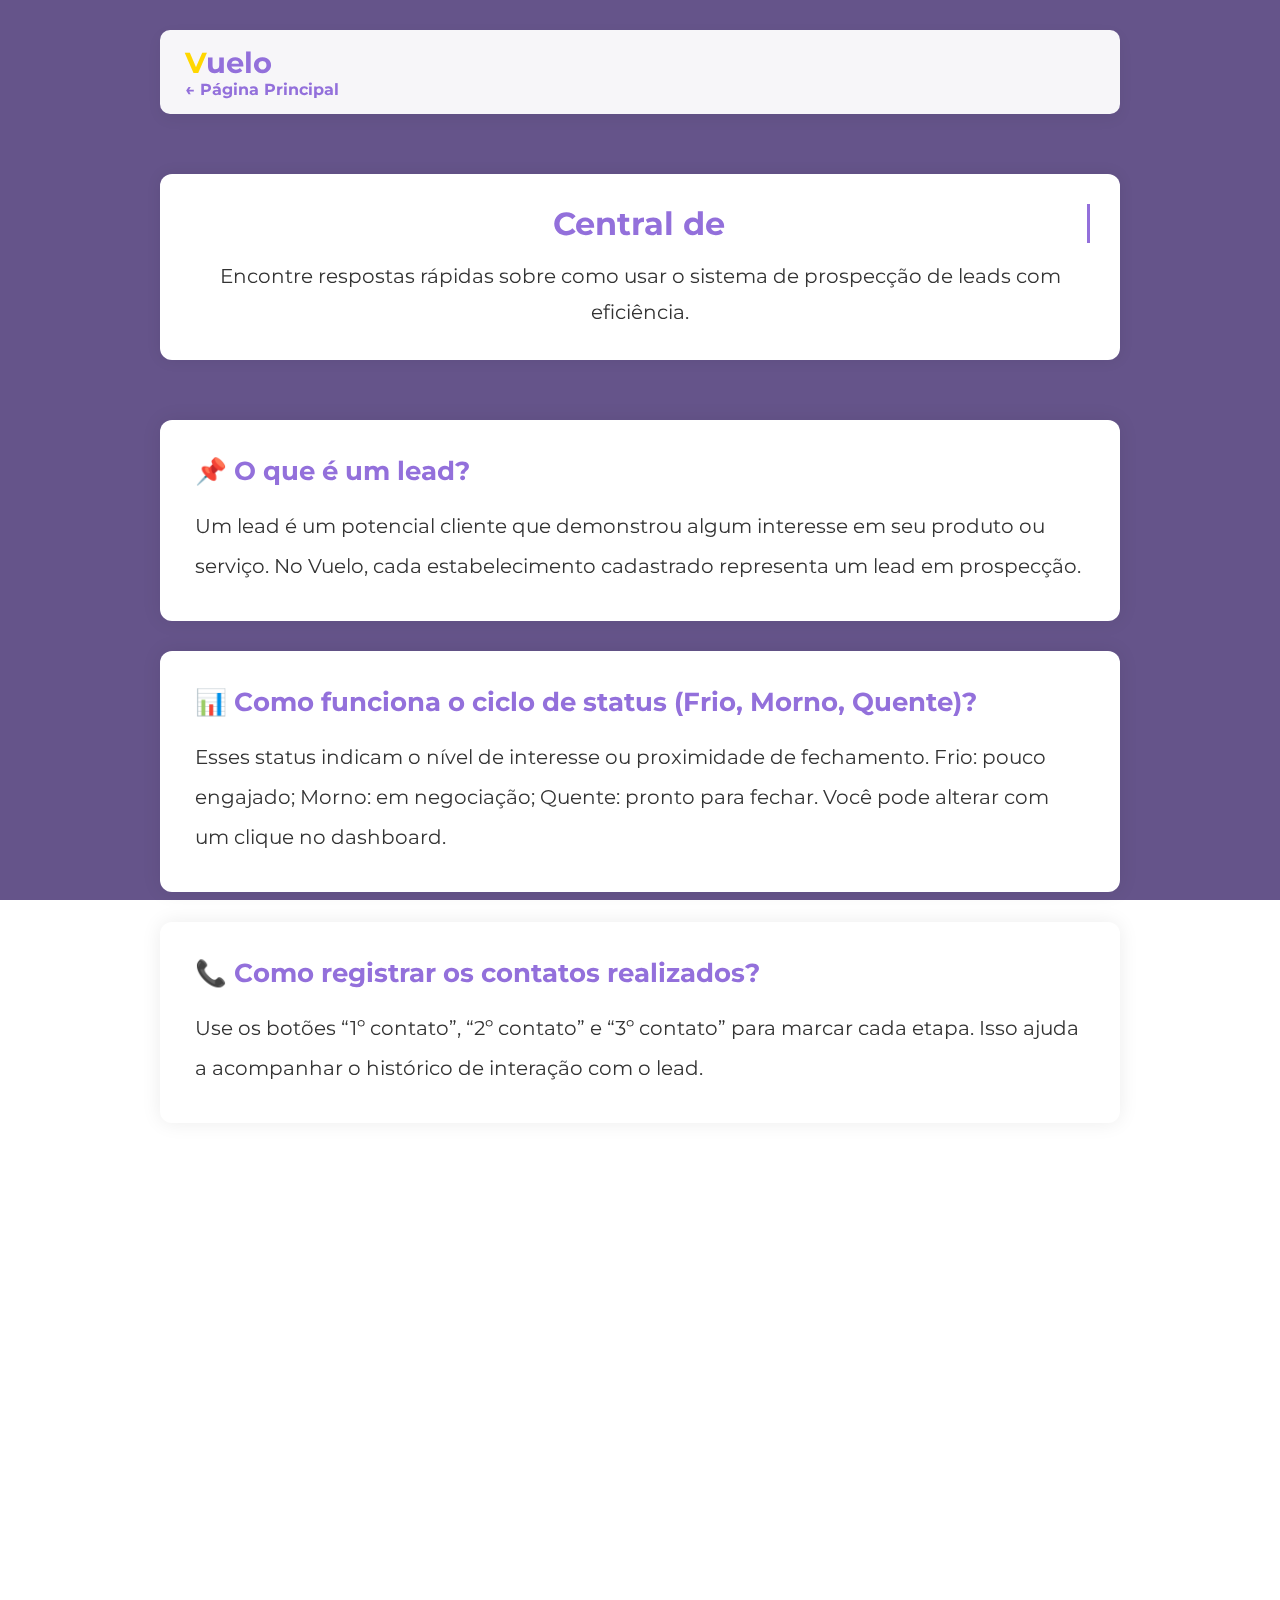
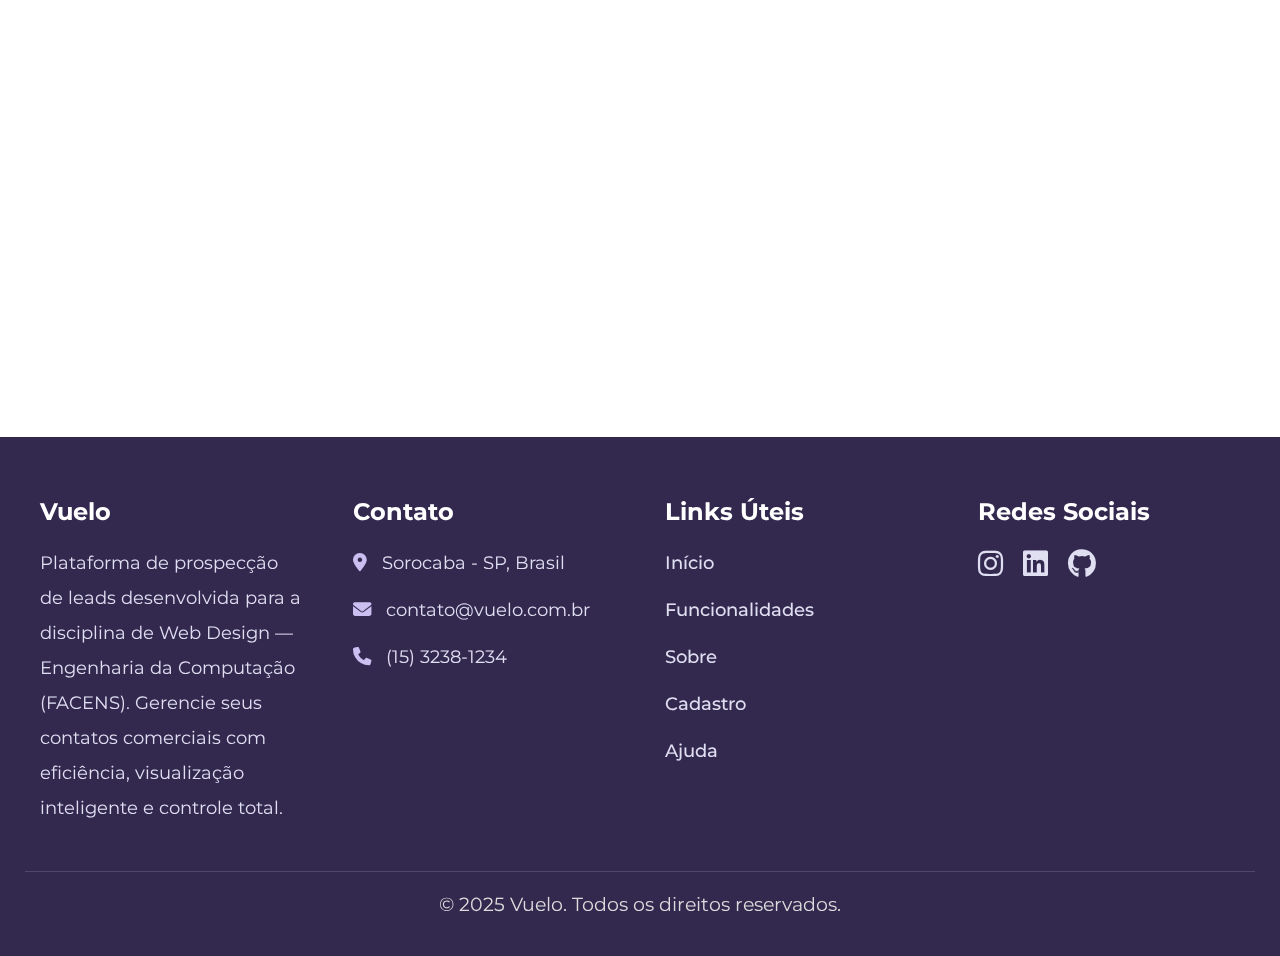
<file: ajuda/ajuda.html>
<!DOCTYPE html>
<html lang="pt-BR">
<head>
  <meta charset="UTF-8" />
  <meta name="viewport" content="width=device-width, initial-scale=1.0">
  <title>Central de Ajuda | Vuelo</title>
  <link rel="stylesheet" href="ajuda.css" />
  <script defer src="ajuda.js"></script>
  <link rel="stylesheet" href="https://cdnjs.cloudflare.com/ajax/libs/font-awesome/6.4.0/css/all.min.css">
</head>
<body>
  <div class="container">
    
    <!-- =======================
         Header (igual ao cadastro)
    ======================== -->
    <header>
      <div class="logo-menu">
        <div class="logo-vuelo">
          <span class="v-amarelo">V</span><span class="resto-roxo">uelo</span>
        </div>
        <nav class="menu-links">
          <a href="../index.html" class="active">← Página Principal</a>
        </nav>
      </div>
    </header>

    <!-- =======================
         Introdução
    ======================== -->
    <section class="intro">
      <h1 id="titulo-digitado" class="typewriter">Central de Ajuda Vuelo</h1>
      <p>Encontre respostas rápidas sobre como usar o sistema de prospecção de leads com eficiência.</p>
    </section>

    <!-- =======================
         FAQ
    ======================== -->
    <section class="faq">
      <div class="faq-item">
        <h3>📌 O que é um lead?</h3>
        <p>Um lead é um potencial cliente que demonstrou algum interesse em seu produto ou serviço. No Vuelo, cada estabelecimento cadastrado representa um lead em prospecção.</p>
      </div>

      <div class="faq-item">
        <h3>📊 Como funciona o ciclo de status (Frio, Morno, Quente)?</h3>
        <p>Esses status indicam o nível de interesse ou proximidade de fechamento. Frio: pouco engajado; Morno: em negociação; Quente: pronto para fechar. Você pode alterar com um clique no dashboard.</p>
      </div>

      <div class="faq-item">
        <h3>📞 Como registrar os contatos realizados?</h3>
        <p>Use os botões “1º contato”, “2º contato” e “3º contato” para marcar cada etapa. Isso ajuda a acompanhar o histórico de interação com o lead.</p>
      </div>

      <div class="faq-item">
        <h3>🔍 Como usar os filtros e busca?</h3>
        <p>Na lista de leads, você pode filtrar por tipo, bairro, status ou etapa. A busca permite encontrar rapidamente por nome, endereço ou tipo de estabelecimento.</p>
      </div>

      <div class="faq-item">
        <h3>💾 Os dados são salvos automaticamente?</h3>
        <p>Sim! Toda alteração é salva no <strong>localStorage</strong> do navegador. Mesmo se você fechar a página, os dados continuam disponíveis na próxima visita.</p>
      </div>

      <div class="faq-item">
        <h3>📤 Posso exportar os leads?</h3>
        <p>Atualmente, o Vuelo não possui exportação direta. Mas você pode copiar os dados manualmente ou aguardar futuras atualizações com integração externa.</p>
      </div>

      <div class="faq-item">
        <h3>📚 Onde posso aprender mais sobre prospecção?</h3>
        <p>Recomendamos o <a href="https://www.exactsales.com.br/prospeccao-de-leads/" target="_blank">Guia da Exact Sales</a> e o <a href="https://datastone.com.br/blog/2025/10/11/software-prospeccao-b2b-genere-leads-qualificados/" target="_blank">Blog da Data Stone</a>.</p>
      </div>
    </section>
  </div>

  <!-- =======================
       Footer (idêntico ao cadastro)
  ======================== -->
  <footer class="footer-vuelo">
    <div class="footer-content">
      <div class="footer-section institucional">
        <h3>Vuelo</h3>
        <p>Plataforma de prospecção de leads desenvolvida para a disciplina de Web Design — Engenharia da Computação (FACENS). Gerencie seus contatos comerciais com eficiência, visualização inteligente e controle total.</p>
      </div>

      <div class="footer-section contato">
        <h4>Contato</h4>
        <ul>
          <li><i class="fas fa-map-marker-alt"></i> Sorocaba - SP, Brasil</li>
          <li><i class="fas fa-envelope"></i> contato@vuelo.com.br</li>
          <li><i class="fas fa-phone"></i> (15) 3238-1234</li>
        </ul>
      </div>

      <div class="footer-section links">
        <h4>Links Úteis</h4>
        <ul>
          <li><a href="../index.html">Início</a></li>
          <li><a href="../func/funcionalidades.html">Funcionalidades</a></li>
          <li><a href="../sobre/sobre.html">Sobre</a></li>
          <li><a href="../cadastro/cadastro.html">Cadastro</a></li>
          <li><a href="../ajuda/ajuda.html">Ajuda</a></li>
        </ul>
      </div>

      <div class="footer-section redes">
        <h4>Redes Sociais</h4>
        <div class="social-icons">
          <a href="#"><i class="fab fa-instagram"></i></a>
          <a href="#"><i class="fab fa-linkedin"></i></a>
          <a href="#"><i class="fab fa-github"></i></a>
        </div>
      </div>
    </div>

    <div class="footer-bottom">
      <p>© 2025 Vuelo. Todos os direitos reservados.</p>
    </div>
  </footer>

  <!-- Botão Voltar ao Topo -->
  <button class="voltar-topo" id="voltarTopo">↑ Topo</button>
</body>
</html>
</file>
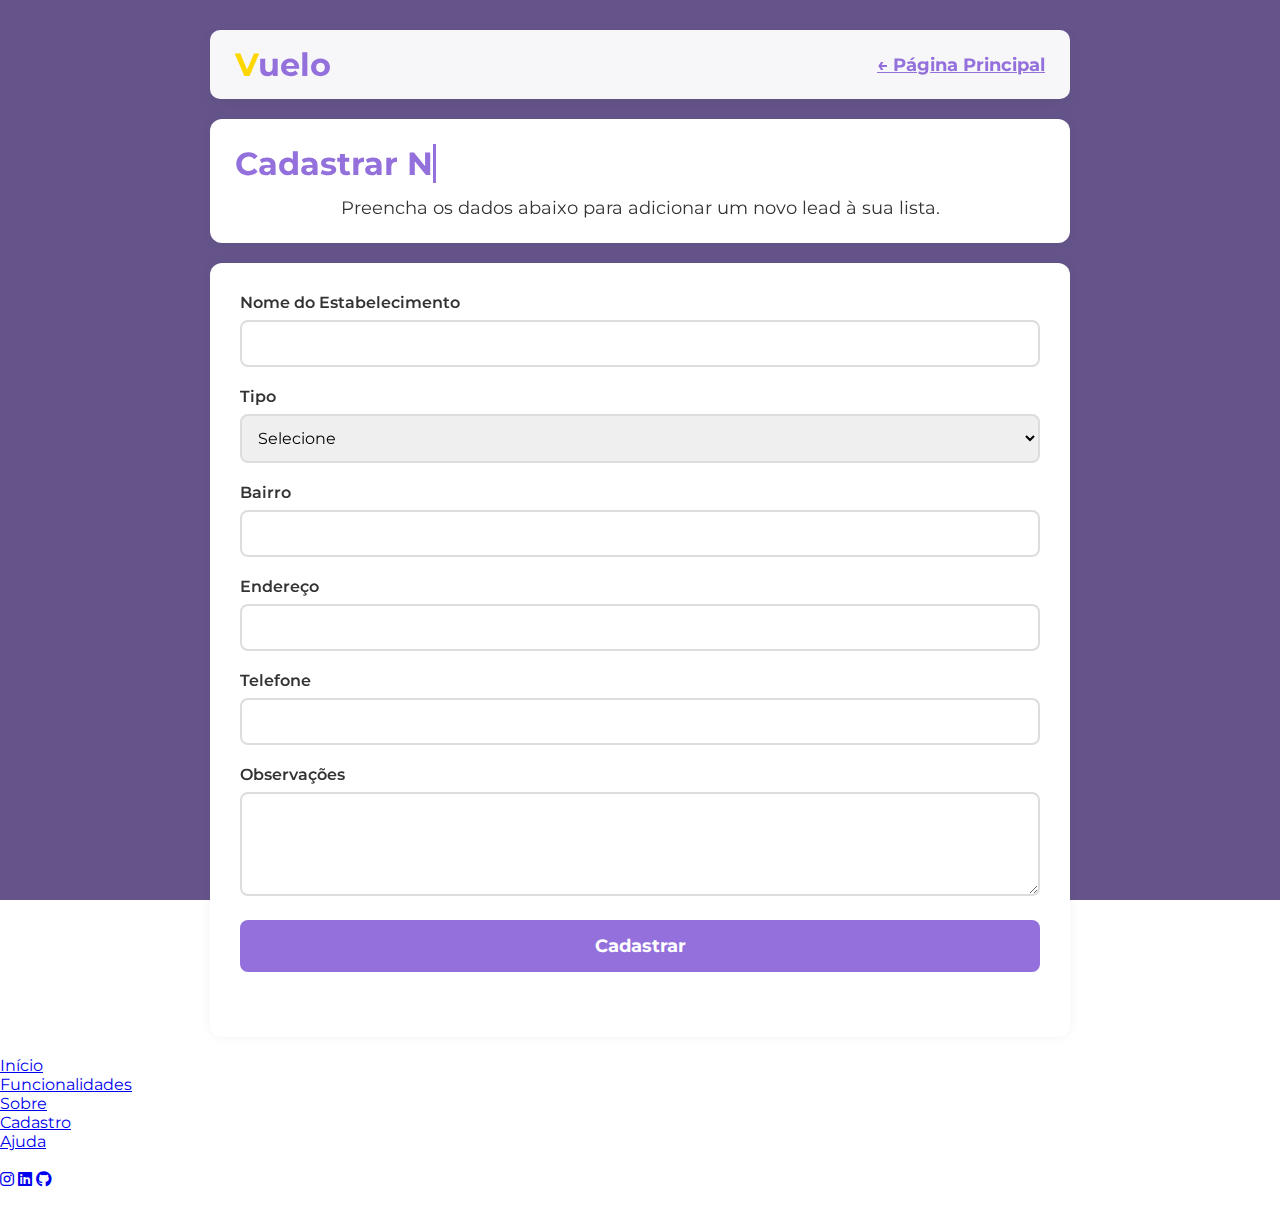
<file: cadastro/cadastro.html>
<!DOCTYPE html>
<html lang="pt-BR">
<head>
  <meta charset="UTF-8" />
  <meta name="viewport" content="width=device-width, initial-scale=1.0">
  <title>Cadastro de Estabelecimento | Vuelo</title>
  <link rel="stylesheet" href="cadastro.css" />
  <script defer src="cadastro.js"></script>
    <link rel="stylesheet" href="https://cdnjs.cloudflare.com/ajax/libs/font-awesome/6.4.0/css/all.min.css">
</head>
<body>
  <div class="container">
    <header>
      <div class="logo-menu">
        <div class="logo-vuelo">
          <span class="v-amarelo">V</span><span class="resto-roxo">uelo</span>
        </div>
        <nav class="menu-links">
          <a href="../index.html" class="active">← Página Principal</a>
        </nav>
      </div>
    </header>

    <section class="intro">
      <h1 id="titulo-digitado" class="typewriter">Cadastrar Novo Estabelecimento</h1>
      <p>Preencha os dados abaixo para adicionar um novo lead à sua lista.</p>
    </section>

    <section class="form-card">
      <form id="cadastro-form">
        <div class="input-group">
          <label for="nome">Nome do Estabelecimento</label>
          <input type="text" id="nome" required />
        </div>

        <div class="input-group">
          <label for="tipo">Tipo</label>
          <select id="tipo" required>
            <option value="">Selecione</option>
            <option value="Restaurante">Restaurante</option>
            <option value="Loja">Loja</option>
            <option value="Serviço">Serviço</option>
            <option value="Outro">Outro</option>
          </select>
        </div>

        <div class="input-group">
          <label for="bairro">Bairro</label>
          <input type="text" id="bairro" required />
        </div>

        <div class="input-group">
          <label for="endereco">Endereço</label>
          <input type="text" id="endereco" required />
        </div>

        <div class="input-group">
          <label for="telefone">Telefone</label>
          <input type="tel" id="telefone" required />
        </div>

        <div class="input-group">
          <label for="observacoes">Observações</label>
          <textarea id="observacoes" rows="4"></textarea>
        </div>

        <button type="submit">Cadastrar</button>
        <p id="mensagem-status"></p>
      </form>
    </section>
  </div>

  <footer class="footer-vuelo">
            <div class="footer-content">
                <div class="footer-section institucional">
                    <h3>Vuelo</h3>
                    <p>
                        Plataforma de prospecção de leads desenvolvida para a disciplina de Web Design — Engenharia da
                        Computação (FACENS).
                        Gerencie seus contatos comerciais com eficiência, visualização inteligente e controle total.
                    </p>
                </div>

                <div class="footer-section contato">
                    <h4>Contato</h4>
                    <ul>
                        <li><i class="fas fa-map-marker-alt"></i> Sorocaba - SP, Brasil</li>
                        <li><i class="fas fa-envelope"></i> contato@vuelo.com.br</li>
                        <li><i class="fas fa-phone"></i> (15) 3238-1234</li>
                    </ul>
                </div>

                <div class="footer-section links">
                    <h4>Links Úteis</h4>
                    <ul>
                        <li><a href="../index.html">Início</a></li>
                        <li><a href="../func/funcionalidades.html">Funcionalidades</a></li>
                        <li><a href="../sobre/sobre.html">Sobre</a></li>
                        <li><a href="../cadastro/cadastro.html">Cadastro</a></li>
                        <li><a href="../ajuda/ajuda.html">Ajuda</a></li>
                    </ul>
                </div>

                <div class="footer-section redes">
                    <h4>Redes Sociais</h4>
                    <div class="social-icons">
                        <a href="#"><i class="fab fa-instagram"></i></a>
                        <a href="#"><i class="fab fa-linkedin"></i></a>
                        <a href="#"><i class="fab fa-github"></i></a>
                    </div>
                </div>
            </div>

            <div class="footer-bottom">
                <p>© 2025 Vuelo. Todos os direitos reservados.</p>
            </div>
        </footer>
</body>
</html>
</file>
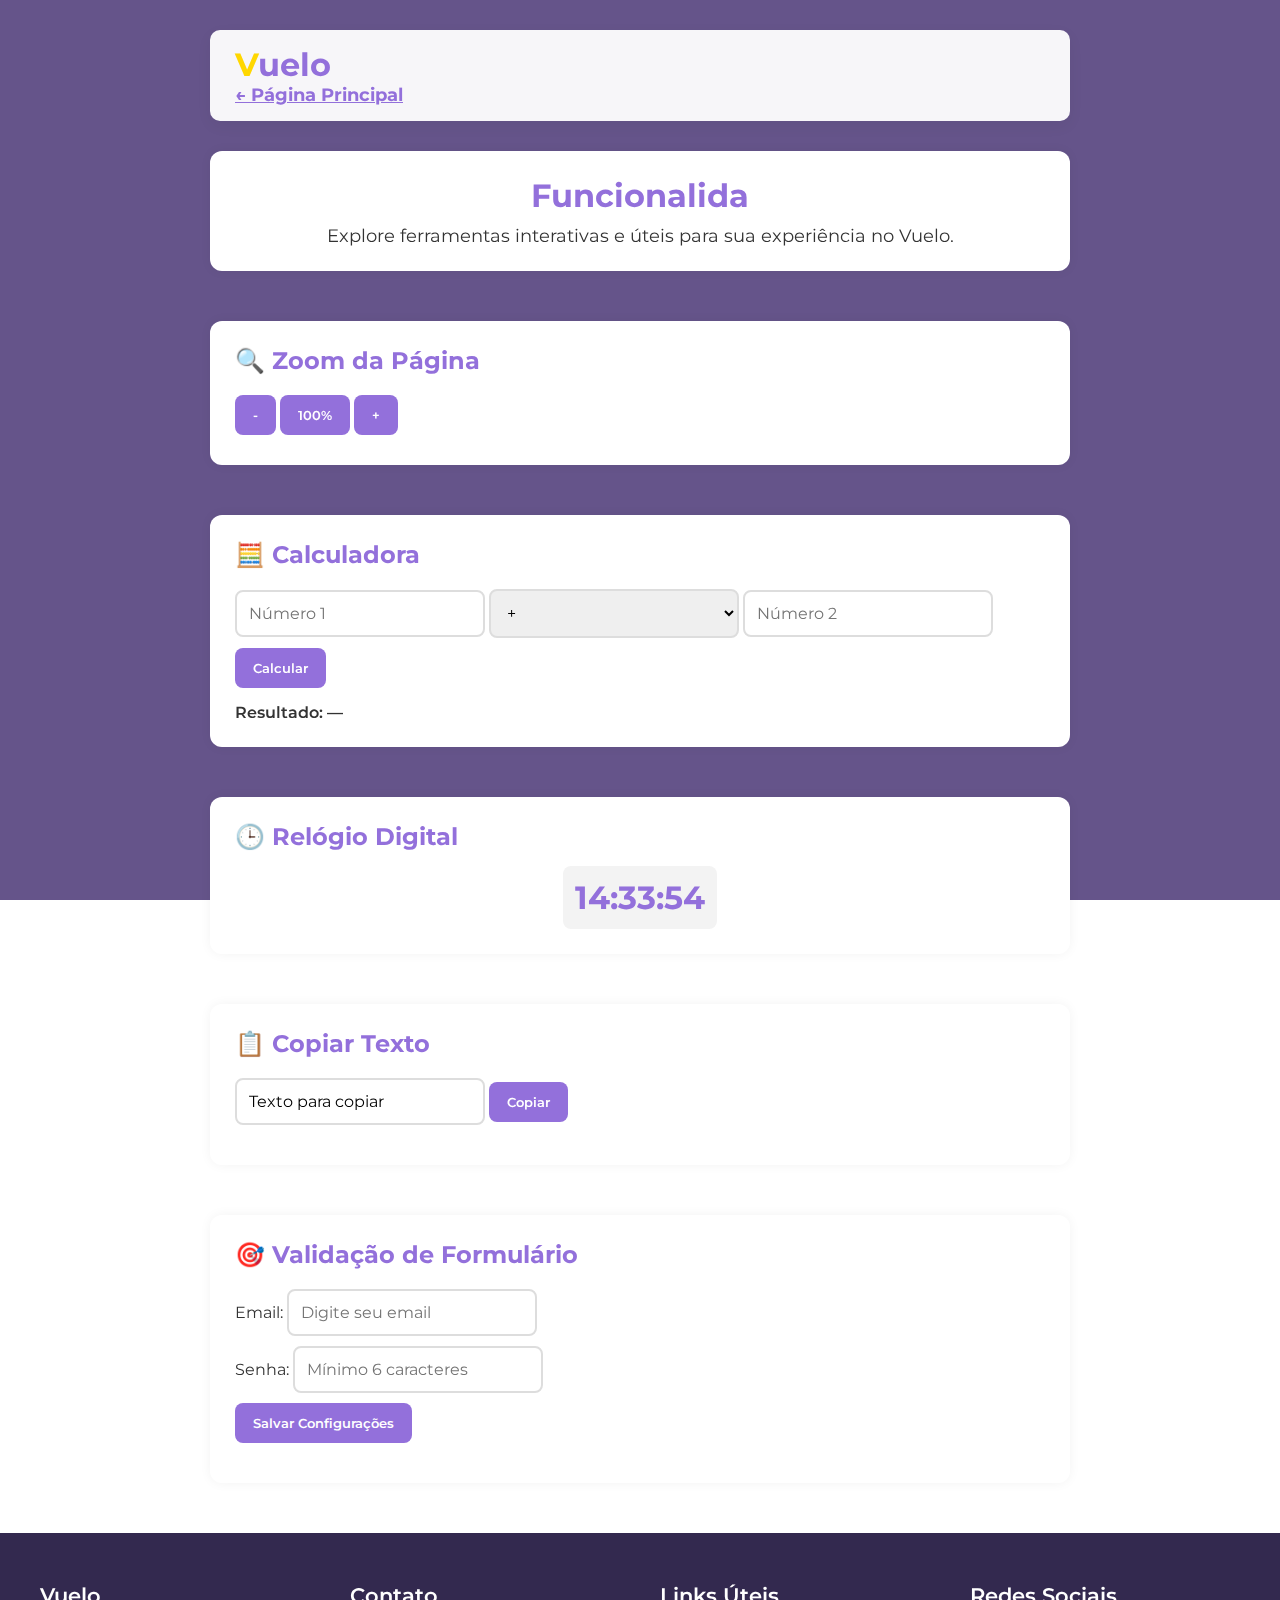
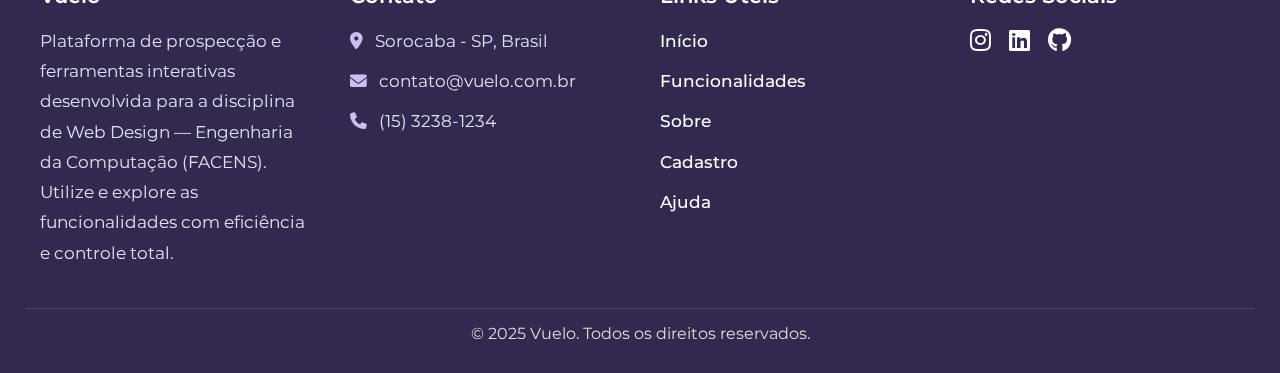
<file: func/funcionalidades.html>
<!DOCTYPE html>
<html lang="pt-BR">
<head>
  <meta charset="UTF-8" />
  <meta name="viewport" content="width=device-width, initial-scale=1.0">
  <title>Funcionalidades | Vuelo</title>
  <link rel="stylesheet" href="funcionalidades.css" />
  <script defer src="funcionalidades.js"></script>
  <link rel="stylesheet" href="https://cdnjs.cloudflare.com/ajax/libs/font-awesome/6.4.0/css/all.min.css">
</head>
<body>
  <div class="container">
    <!-- ================= HEADER ================= -->
    <header>
      <div class="logo-menu">
        <div class="logo-vuelo">
          <span class="v-amarelo">V</span><span class="resto-roxo">uelo</span>
        </div>
        <nav class="menu-links">
          <a href="../index.html" class="active">← Página Principal</a>
        </nav>
      </div>
    </header>

    <section class="intro">
      <h1 id="titulo-digitado" class="typewriter">Funcionalidades da Plataforma</h1>
      <p>Explore ferramentas interativas e úteis para sua experiência no Vuelo.</p>
    </section>

    <!-- ================= ZOOM ================= -->
    <section class="zoom-section form-card">
      <h2>🔍 Zoom da Página</h2>
      <div class="zoom-controls">
        <button id="zoom-out">-</button>
        <button id="zoom-reset">100%</button>
        <button id="zoom-in">+</button>
      </div>
    </section>

    <!-- ================= CALCULADORA ================= -->
    <section class="calc-section form-card">
      <h2>🧮 Calculadora</h2>
      <div class="calc-box">
        <input type="number" id="num1" placeholder="Número 1" />
        <select id="operation">
          <option value="add">+</option>
          <option value="subtract">−</option>
          <option value="multiply">×</option>
          <option value="divide">÷</option>
        </select>
        <input type="number" id="num2" placeholder="Número 2" />
        <button id="calculate">Calcular</button>
      </div>
      <p id="calc-result">Resultado: —</p>
    </section>

    <!-- ================= RELÓGIO ================= -->
    <section class="clock-section form-card">
      <h2>🕒 Relógio Digital</h2>
      <div id="clock" class="clock"></div>
    </section>

    <!-- ================= COPIAR TEXTO ================= -->
    <section class="copy-section form-card">
      <h2>📋 Copiar Texto</h2>
      <input type="text" id="copy-source" value="Texto para copiar" />
      <button id="copy-button">Copiar</button>
      <p id="copy-status"></p>
    </section>

    <!-- ================= FORMULÁRIO ================= -->
    <section class="form-section form-card">
      <h2>🎯 Validação de Formulário</h2>
      <form id="config-form">
        <div class="input-group">
          <label for="email">Email:</label>
          <input type="email" id="email" placeholder="Digite seu email" required />
          <span id="email-feedback" class="feedback"></span>
        </div>

        <div class="input-group">
          <label for="senha">Senha:</label>
          <input type="password" id="senha" placeholder="Mínimo 6 caracteres" required />
          <span id="senha-feedback" class="feedback"></span>
        </div>

        <button type="submit">Salvar Configurações</button>
        <p id="form-status"></p>
      </form>
    </section>

    <!-- ================= BOTÃO VOLTAR AO TOPO ================= -->
    <button class="voltar-topo" id="voltar-topo"><i class="fas fa-arrow-up"></i> Topo</button>
  </div>

  <!-- ================= FOOTER ================= -->
  <footer class="footer-vuelo">
    <div class="footer-content">
      <div class="footer-section institucional">
        <h3>Vuelo</h3>
        <p>
          Plataforma de prospecção e ferramentas interativas desenvolvida para a disciplina de Web Design — Engenharia da Computação (FACENS).
          Utilize e explore as funcionalidades com eficiência e controle total.
        </p>
      </div>

      <div class="footer-section contato">
        <h4>Contato</h4>
        <ul>
          <li><i class="fas fa-map-marker-alt"></i> Sorocaba - SP, Brasil</li>
          <li><i class="fas fa-envelope"></i> contato@vuelo.com.br</li>
          <li><i class="fas fa-phone"></i> (15) 3238-1234</li>
        </ul>
      </div>

      <div class="footer-section links">
        <h4>Links Úteis</h4>
        <ul>
          <li><a href="../index.html">Início</a></li>
          <li><a href="../func/funcionalidades.html">Funcionalidades</a></li>
          <li><a href="../sobre/sobre.html">Sobre</a></li>
          <li><a href="../cadastro/cadastro.html">Cadastro</a></li>
          <li><a href="../ajuda/ajuda.html">Ajuda</a></li>
        </ul>
      </div>

      <div class="footer-section redes">
        <h4>Redes Sociais</h4>
        <div class="social-icons">
          <a href="https://www.instagram.com/"><i class="fab fa-instagram"></i></a>
          <a href="https://www.linkedin.com/"><i class="fab fa-linkedin"></i></a>
          <a href="https://github.com/MayarB246/FACENS_WebDesign"><i class="fab fa-github"></i></a>
        </div>
      </div>
    </div>

    <div class="footer-bottom">
      <p>© 2025 Vuelo. Todos os direitos reservados.</p>
    </div>
  </footer>
</body>
</html>
</file>
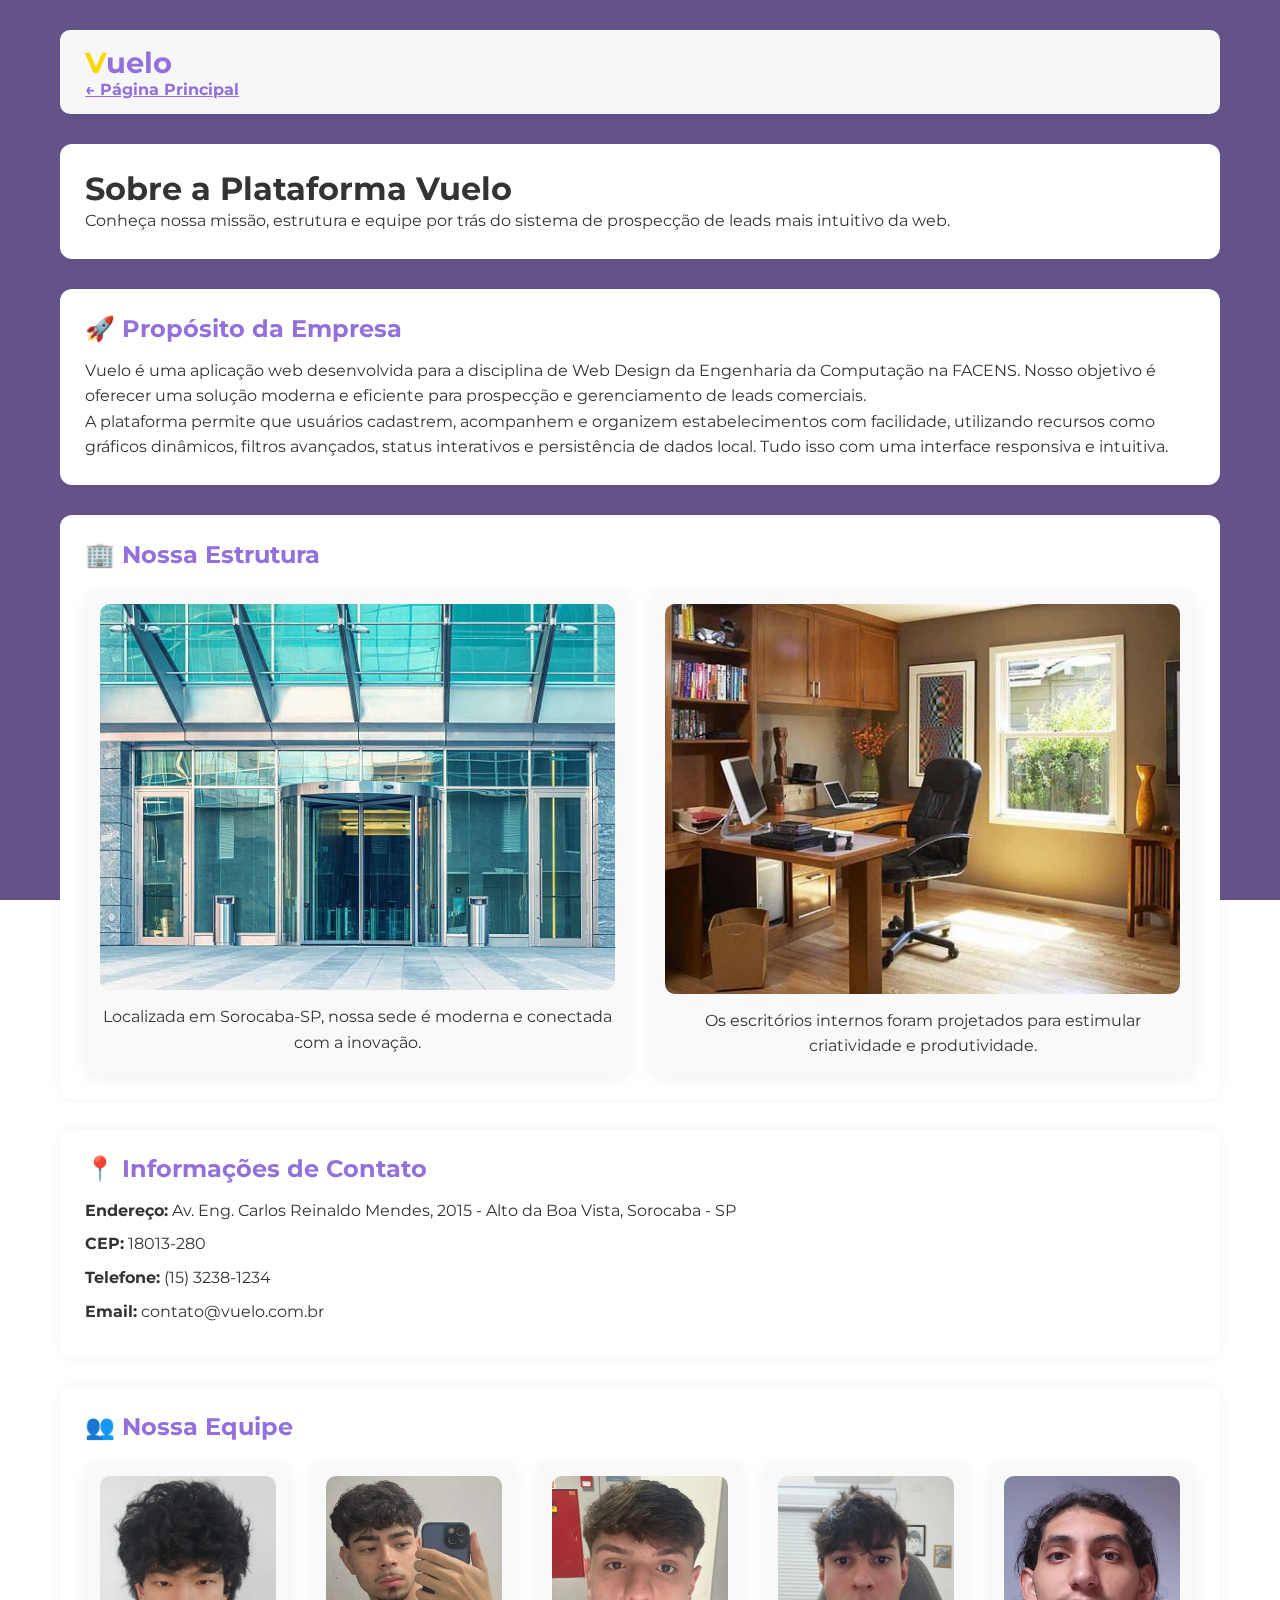
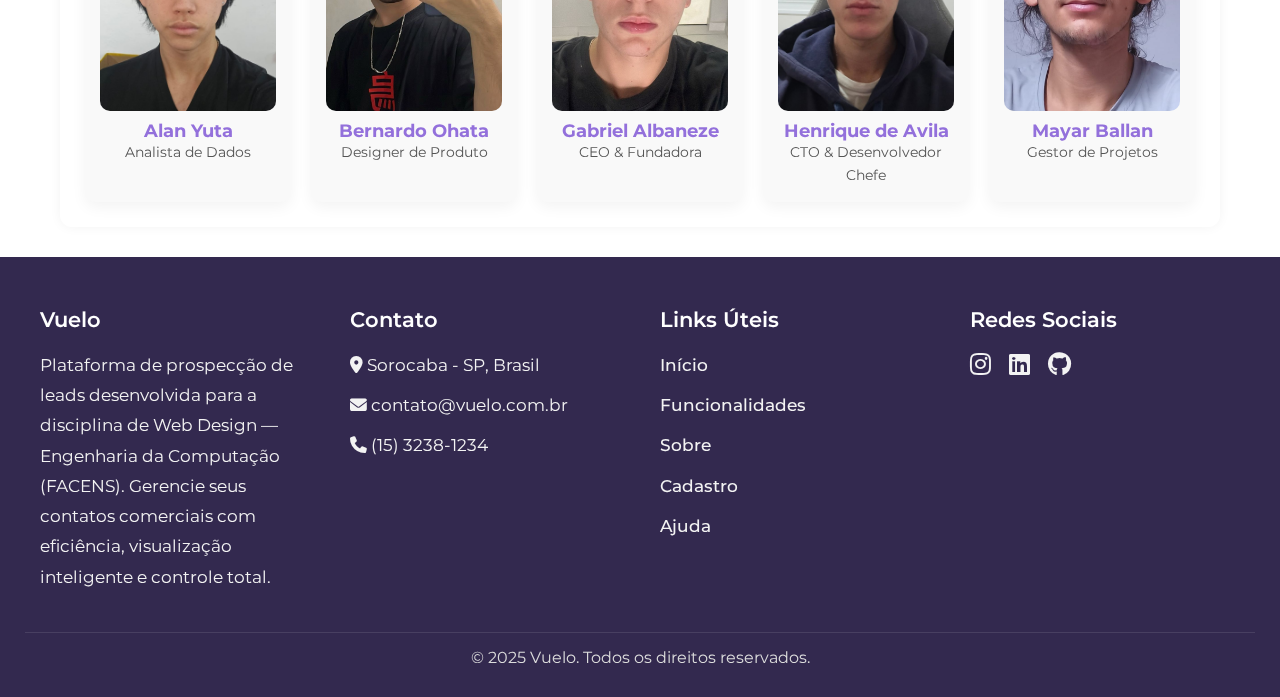
<file: sobre/sobre.html>
<!DOCTYPE html>
<html lang="pt-BR">

<head>
  <meta charset="UTF-8" />
  <meta name="viewport" content="width=device-width, initial-scale=1.0">
  <title>Sobre | Vuelo</title>
  <link rel="stylesheet" href="sobre.css" />
  <link rel="stylesheet" href="https://cdnjs.cloudflare.com/ajax/libs/font-awesome/6.4.0/css/all.min.css">
  <script defer src="sobre.js"></script>
</head>

<body>
  <div class="container">

    <!-- Header -->
    <header>
      <div class="logo-menu">
        <div class="logo-vuelo">
          <span class="v-amarelo">V</span><span class="resto-roxo">uelo</span>
        </div>
        <nav class="menu-links">
          <a href="../index.html" class="active">← Página Principal</a>
        </nav>
      </div>
    </header>

    <!-- Introdução -->
    <section class="intro">
      <h1 class="typewriter">Sobre a Plataforma Vuelo</h1>
      <p>Conheça nossa missão, estrutura e equipe por trás do sistema de prospecção de leads mais intuitivo da web.</p>
    </section>

    <!-- Missão -->
    <section class="missao">
      <h2>🚀 Propósito da Empresa</h2>
      <p>Vuelo é uma aplicação web desenvolvida para a disciplina de Web Design da Engenharia da Computação na FACENS.
        Nosso objetivo é oferecer uma solução moderna e eficiente para prospecção e gerenciamento de leads comerciais.</p>
      <p>A plataforma permite que usuários cadastrem, acompanhem e organizem estabelecimentos com facilidade, utilizando
        recursos como gráficos dinâmicos, filtros avançados, status interativos e persistência de dados local. Tudo isso
        com uma interface responsiva e intuitiva.</p>
    </section>

    <!-- Estrutura -->
    <section class="estrutura">
      <h2>🏢 Nossa Estrutura</h2>
      <div class="estrutura-imagens">
        <div class="card-img">
          <img src="assets/escrit1.jpg" alt="Prédio da empresa">
          <p>Localizada em Sorocaba-SP, nossa sede é moderna e conectada com a inovação.</p>
        </div>
        <div class="card-img">
          <img src="assets/escrit2.jpg" alt="Interior dos escritórios">
          <p>Os escritórios internos foram projetados para estimular criatividade e produtividade.</p>
        </div>
      </div>
    </section>

    <!-- Contato -->
    <section class="contato">
      <h2>📍 Informações de Contato</h2>
      <ul>
        <li><strong>Endereço:</strong> Av. Eng. Carlos Reinaldo Mendes, 2015 - Alto da Boa Vista, Sorocaba - SP</li>
        <li><strong>CEP:</strong> 18013-280</li>
        <li><strong>Telefone:</strong> (15) 3238-1234</li>
        <li><strong>Email:</strong> contato@vuelo.com.br</li>
      </ul>
    </section>

    <!-- Equipe -->
    <section class="equipe">
      <h2>👥 Nossa Equipe</h2>
      <div class="team-grid">
        <div class="member">
          <img src="assets/alan.jpg" alt="Alan Yuta">
          <h3>Alan Yuta</h3>
          <p>Analista de Dados</p>
        </div>
        <div class="member">
          <img src="assets/bernardo.jpg" alt="Bernardo Ohata">
          <h3>Bernardo Ohata</h3>
          <p>Designer de Produto</p>
        </div>
        <div class="member">
          <img src="assets/gabriel.jpg" alt="Gabriel Albaneze">
          <h3>Gabriel Albaneze</h3>
          <p>CEO & Fundadora</p>
        </div>
        <div class="member">
          <img src="assets/henrique.jpg" alt="Henrique de Avila">
          <h3>Henrique de Avila</h3>
          <p>CTO & Desenvolvedor Chefe</p>
        </div>
        <div class="member">
          <img src="assets/mayar.jpg" alt="Mayar Ballan">
          <h3>Mayar Ballan</h3>
          <p>Gestor de Projetos</p>
        </div>
      </div>
    </section>
  </div>

  <!-- Footer -->
  <footer class="footer-vuelo">
    <div class="footer-content">
      <div class="footer-section institucional">
        <h3>Vuelo</h3>
        <p>Plataforma de prospecção de leads desenvolvida para a disciplina de Web Design — Engenharia da Computação
          (FACENS). Gerencie seus contatos comerciais com eficiência, visualização inteligente e controle total.</p>
      </div>
      <div class="footer-section contato">
        <h4>Contato</h4>
        <ul>
          <li><i class="fas fa-map-marker-alt"></i> Sorocaba - SP, Brasil</li>
          <li><i class="fas fa-envelope"></i> contato@vuelo.com.br</li>
          <li><i class="fas fa-phone"></i> (15) 3238-1234</li>
        </ul>
      </div>
      <div class="footer-section links">
        <h4>Links Úteis</h4>
        <ul>
          <li><a href="../index.html">Início</a></li>
          <li><a href="../func/funcionalidades.html">Funcionalidades</a></li>
          <li><a href="../sobre/sobre.html">Sobre</a></li>
          <li><a href="../cadastro/cadastro.html">Cadastro</a></li>
          <li><a href="../ajuda/ajuda.html">Ajuda</a></li>
        </ul>
      </div>
      <div class="footer-section redes">
        <h4>Redes Sociais</h4>
        <div class="social-icons">
          <a href="#"><i class="fab fa-instagram"></i></a>
          <a href="#"><i class="fab fa-linkedin"></i></a>
          <a href="#"><i class="fab fa-github"></i></a>
        </div>
      </div>
    </div>
    <div class="footer-bottom">
      <p>© 2025 Vuelo. Todos os direitos reservados.</p>
    </div>
  </footer>

  <!-- Botão Voltar ao Topo -->
  <button class="voltar-topo">↑ Topo</button>

</body>

</html>
</file>
<file: cadastro/cadastro.css>
@import url('https://fonts.googleapis.com/css2?family=Montserrat:wght@400;600;800&display=swap');

* {
  margin: 0;
  padding: 0;
  box-sizing: border-box;
  font-family: 'Montserrat', sans-serif;
}

html,
body {
  height: 100%;
}

body {
  background-image: url('https://images.unsplash.com/photo-1593348988354-91590f8ce828?q=80&w=1974&auto=format&fit=crop');
  background-size: cover;
  background-position: center top;
  background-attachment: fixed;
  color: #fff;
  min-height: 100vh;
  position: relative;
  display: flex;
  flex-direction: column;
}

body::before {
  content: '';
  position: fixed; /* ✅ Fica fixo no fundo, não corta mais */
  top: 0;
  left: 0;
  width: 100%;
  height: 100%;
  background: rgba(74, 54, 117, 0.85);
  z-index: 1;
  pointer-events: none; /* não interfere em cliques */
}


.container {
  position: relative;
  z-index: 2;
  width: 100%;
  max-width: 900px;
  margin: 0 auto;
  padding: 30px 20px;
  display: flex;
  flex-direction: column;
  justify-content: space-between;
  min-height: 100vh;
}

/* Cabeçalho */
header {
  background-color: rgba(255, 255, 255, 0.95);
  border-radius: 10px;
  padding: 15px 25px;
  margin-bottom: 20px;
  display: flex;
  justify-content: space-between;
  align-items: center;
  flex-wrap: wrap;
  box-shadow: 0 5px 15px rgba(0, 0, 0, 0.05);
}

.logo-menu {
  width: 100%;
  display: flex;
  justify-content: space-between;
  flex-wrap: wrap;
  align-items: center;
}

.logo-vuelo {
  font-size: 2rem;
  font-weight: bold;
}

.v-amarelo {
  color: #FFD700;
}

.resto-roxo {
  color: #9370DB;
}

.menu-links {
  display: flex;
  flex-wrap: wrap;
  justify-content: center;
  gap: 15px;
}

.menu-links a {
  color: #9370DB;
  text-decoration: none;
  font-weight: bold;
  font-size: 18px;
  transition: transform 0.2s;
}

.menu-links a:hover {
  transform: scale(1.05);
  color: #7B68EE;
}

.menu-links a.active {
  text-decoration: underline;
}

/* Introdução */
.intro {
  background: white;
  color: #333;
  border-radius: 12px;
  padding: 25px;
  margin-bottom: 20px;
  box-shadow: 0 0 12px rgba(0, 0, 0, 0.05);
  flex-grow: 1;
}

.intro h1 {
  margin-bottom: 10px;
  color: #9370DB;
  font-size: 2rem;
  text-align: center;
}

.intro p {
  font-size: 1.1rem;
  text-align: center;
}

/* Formulário */
.form-card {
  background: white;
  color: #333;
  border-radius: 12px;
  padding: 30px;
  box-shadow: 0 0 12px rgba(0, 0, 0, 0.05);
  flex-grow: 1;
  display: flex;
  flex-direction: column;
  justify-content: center;
}

.input-group {
  margin-bottom: 20px;
}

.input-group label {
  display: block;
  margin-bottom: 8px;
  font-weight: 600;
  color: #333;
}

.input-group input,
.input-group select,
.input-group textarea {
  width: 100%;
  padding: 12px;
  border: 2px solid #ddd;
  border-radius: 8px;
  font-size: 16px;
  transition: border-color 0.3s;
}

.input-group input:focus,
.input-group select:focus,
.input-group textarea:focus {
  outline: none;
  border-color: #9370DB;
}

button {
  width: 100%;
  padding: 15px;
  border: none;
  border-radius: 8px;
  background: #9370DB;
  color: white;
  font-size: 18px;
  font-weight: 700;
  cursor: pointer;
  transition: background 0.3s;
}

button:hover {
  background: #7B68EE;
}

#mensagem-status {
  margin-top: 15px;
  font-weight: 600;
  color: #27ae60;
  height: 20px;
  text-align: center;
}

/* Typewriter */
.typewriter {
  display: inline-block;
  overflow: hidden;
  border-right: 3px solid #9370DB;
  white-space: nowrap;
  animation: typing 3s steps(40, end), blink 0.75s step-end infinite;
  max-width: 100%;
  /* impede que ultrapasse a tela */
}


@keyframes typing {
  from {
    width: 0
  }

  to {
    width: 100%
  }
}

@keyframes blink {
  50% {
    border-color: transparent
  }
}

/* Responsividade */
@media (max-width: 900px) {
  .container {
    max-width: 95%;
    padding: 20px 15px;
  }

  .logo-vuelo {
    font-size: 2.3rem;
  }

  .menu-links a {
    font-size: 19px;
  }

  .intro {
    padding: 30px 20px;
  }

  .intro h1 {
    font-size: 1.8rem;
  }

  .intro p {
    font-size: 1.1rem;
  }

  .form-card {
    padding: 35px 25px;
  }

  .input-group input,
  .input-group select,
  .input-group textarea {
    font-size: 18px;
    padding: 14px;
  }

  button {
    font-size: 18px;
    padding: 18px;
  }
}

@media (max-width: 600px) {
  header {
    flex-direction: column;
    text-align: center;
  }

  .logo-menu {
    flex-direction: column;
    gap: 10px;
  }

  .logo-vuelo {
    font-size: 2.5rem;
  }

  .menu-links {
    flex-direction: column;
    align-items: center;
    gap: 15px;
  }

  .menu-links a {
    font-size: 20px;
  }

  .intro {
    padding: 35px 25px;
  }

  .intro h1 {
    font-size: 2rem;
  }

  .intro p {
    font-size: 1.2rem;
  }

  .form-card {
    padding: 40px 30px;
  }

  .input-group label {
    font-size: 1.1rem;
  }

  .input-group input,
  .input-group select,
  .input-group textarea {
    font-size: 18px;
    padding: 15px;
  }

  button {
    font-size: 20px;
    padding: 20px;
  }

  /* ✅ Correção definitiva do fundo no celular */
  body {
    background-attachment: scroll;
    background-repeat: no-repeat;
    background-size: cover;
    background-position: center center;
  }
}

/* Evitar texto cortado no celular */
@media (max-width: 600px) {
  #titulo-digitado {
    white-space: normal;
    /* permite quebra de linha */
    overflow: visible;
    /* mostra todo o texto */
    text-align: center;
    /* centraliza o texto */
    font-size: 1.8rem;
    /* um pouco maior, mas ajustado */
    line-height: 1.3;
    /* melhora a leitura */
    border-right: none;
    /* remove o cursor piscando se quiser */
  }

  .typewriter {
    border-right: none;
    /* impede corte visual no final da linha */
  }
}
</file>
<file: ajuda/ajuda.css>
/* =======================
   Base e Reset
======================= */
@import url('https://fonts.googleapis.com/css2?family=Montserrat:wght@400;600;800&display=swap');

:root {
  --roxo: #9370DB;
  --roxo-escuro: #4a3675;
  --amarelo: #FFD700;
  --branco: #ffffff;
  --cinza-claro: #f3f3f3;
  --texto-escuro: #333;
  --texto-claro: #e0dff2;
}

* {
  margin: 0;
  padding: 0;
  box-sizing: border-box;
  font-family: 'Montserrat', sans-serif;
}

html, body {
  height: 100%;
  font-size: 16px;
  background: url('https://images.unsplash.com/photo-1593348988354-91590f8ce828?q=80&w=1974&auto=format&fit=crop') center top / cover fixed;
  color: var(--branco);
  display: flex;
  flex-direction: column;
}

body::before {
  content: '';
  position: fixed;
  inset: 0;
  background: rgba(74, 54, 117, 0.85);
  z-index: 1;
  pointer-events: none;
}

/* =======================
   Container
======================= */
.container {
  position: relative;
  z-index: 2;
  max-width: 1000px;
  width: 100%;
  margin: 0 auto;
  padding: 30px 20px;
  display: flex;
  flex-direction: column;
  gap: 30px;
}

/* =======================
   Header
======================= */
header {
  background-color: rgba(255, 255, 255, 0.95);
  border-radius: 10px;
  padding: 15px 25px;
  margin-bottom: 30px;
  display: flex;
  justify-content: space-between;
  align-items: center;
  box-shadow: 0 5px 15px rgba(0,0,0,0.05);
}

.logo-vuelo {
  font-size: 1.8rem;
  font-weight: bold;
}

.v-amarelo { color: var(--amarelo); }
.resto-roxo { color: var(--roxo); }

.menu-links a {
  color: var(--roxo);
  font-weight: bold;
  text-decoration: none;
  font-size: 16px;
  transition: transform 0.2s;
}

.menu-links a:hover {
  transform: scale(1.05);
  color: #7B68EE;
}

/* =======================
   Intro
======================= */
.intro {
  background: var(--branco);
  color: var(--texto-escuro);
  border-radius: 12px;
  padding: 30px;
  margin-bottom: 30px;
  box-shadow: 0 0 15px rgba(0,0,0,0.08);
  text-align: center;
}

.intro h1 {
  margin-bottom: 15px;
  color: var(--roxo);
  font-size: 2rem;
}

.intro p {
  font-size: 1.25rem;
  line-height: 1.8;
}

/* =======================
   FAQ (TODAS AS CAIXAS UNIFORMES)
======================= */
.faq {
  display: flex;
  flex-direction: column;
  gap: 30px;
}

.faq-item {
  background: var(--branco);
  color: var(--texto-escuro);
  border-radius: 12px;
  padding: 35px;
  box-shadow: 0 0 20px rgba(0,0,0,0.08);
  opacity: 0;
  transform: translateY(20px);
  transition: all 0.6s ease-out;
}

.faq-item.aparecer {
  opacity: 1;
  transform: translateY(0);
}

.faq-item h3 {
  color: var(--roxo);
  margin-bottom: 20px;
  font-size: 1.6rem;
}

.faq-item p {
  font-size: 1.25rem;
  line-height: 2;
}

.faq-item a {
  color: var(--roxo);
  text-decoration: underline;
}

.faq-item a:hover {
  color: #7B68EE;
}

/* =======================
   Typewriter
======================= */
.typewriter {
  overflow: hidden;
  border-right: 3px solid var(--roxo);
  white-space: nowrap;
  animation: typing 3s steps(30, end), blink 0.75s step-end infinite;
}

@keyframes typing {
  from { width: 0; }
  to { width: 100%; }
}

@keyframes blink {
  50% { border-color: transparent; }
}

/* =======================
   Botão Voltar ao Topo
======================= */
.voltar-topo {
  position: fixed;
  bottom: 30px;
  right: 30px;
  background: var(--roxo);
  color: var(--branco);
  border: none;
  padding: 12px 18px;
  border-radius: 50px;
  font-weight: bold;
  font-size: 16px;
  cursor: pointer;
  box-shadow: 0 5px 15px rgba(0,0,0,0.25);
  display: none;
  transition: background 0.3s, transform 0.3s;
  z-index: 99;
}

.voltar-topo:hover {
  background: #7B68EE;
  transform: scale(1.1);
}

/* =======================
   Footer Vuelo (IGUAL AO CADASTRO)
======================= */
.footer-vuelo {
  position: relative;
  z-index: 2;
  background: rgba(40, 30, 70, 0.95);
  backdrop-filter: blur(4px);
  color: var(--texto-claro);
  padding: 60px 25px 40px;
  font-size: 1.1rem;
}

.footer-content {
  display: grid;
  grid-template-columns: repeat(auto-fit, minmax(250px, 1fr));
  gap: 50px;
  max-width: 1200px;
  margin: 0 auto;
}

.footer-section h3,
.footer-section h4 {
  color: #ffffff;
  margin-bottom: 20px;
  font-size: 1.5rem;
  font-weight: 700;
}

.footer-section p,
.footer-section ul {
  font-size: 1.15rem;
  line-height: 1.9;
}

.footer-section ul {
  list-style: none;
  padding: 0;
}

.footer-section ul li {
  margin-bottom: 12px;
}

.footer-section ul li i {
  margin-right: 10px;
  color: #cbbef0;
}

.footer-section a {
  color: var(--texto-claro);
  text-decoration: none;
  font-weight: 500;
  transition: color 0.3s;
}

.footer-section a:hover {
  color: var(--amarelo);
  text-decoration: underline;
}

.social-icons {
  display: flex;
  gap: 20px;
  flex-wrap: wrap;
}

.social-icons a {
  font-size: 1.8rem;
  color: var(--texto-claro);
  transition: transform 0.3s, color 0.3s;
}

.social-icons a:hover {
  transform: scale(1.3);
  color: var(--amarelo);
}

.footer-bottom {
  text-align: center;
  margin-top: 45px;
  font-size: 1.2rem;
  color: #dcdcdc;
  padding-top: 20px;
  border-top: 1px solid rgba(255, 255, 255, 0.15);
}

/* =======================
   Responsividade
======================= */
@media (max-width: 900px) {
  .container { padding: 20px 15px; }
  .footer-content { grid-template-columns: 1fr 1fr; gap: 30px; }
}

@media (max-width: 600px) {
  header, .logo-menu, .menu-links {
    flex-direction: column;
    align-items: center;
    gap: 10px;
    text-align: center;
  }

  .intro h1 { font-size: 1.8rem; }
  .intro p { font-size: 1.2rem; }

  .faq-item h3 { font-size: 1.4rem; }
  .faq-item p { font-size: 1.2rem; }

  .footer-content { grid-template-columns: 1fr; text-align: center; }
  .social-icons { justify-content: center; }
}
</file>
<file: func/funcionalidades.css>
/* =======================
   Base & Reset
======================= */
@import url('https://fonts.googleapis.com/css2?family=Montserrat:wght@400;600;800&display=swap');

:root {
  --roxo: #9370DB;
  --roxo-escuro: #4a3675;
  --amarelo: #FFD700;
  --branco: #ffffff;
  --cinza-claro: #f3f3f3;
  --texto-escuro: #333;
  --texto-claro: #e0dff2;
}

* {
  margin: 0;
  padding: 0;
  box-sizing: border-box;
  font-family: 'Montserrat', sans-serif;
}

html, body {
  height: 100%;
  font-size: 16px;
  background: url('https://images.unsplash.com/photo-1593348988354-91590f8ce828?q=80&w=1974&auto=format&fit=crop') center top / cover fixed;
  color: var(--branco);
  display: flex;
  flex-direction: column;
}

body::before {
  content: '';
  position: fixed;
  inset: 0;
  background: rgba(74, 54, 117, 0.85);
  z-index: 1;
  pointer-events: none;
}

/* =======================
   Container / Layout
======================= */
.container {
  position: relative;
  z-index: 2;
  max-width: 900px;
  width: 100%;
  margin: 0 auto;
  padding: 30px 20px;
  flex: 1;
  display: flex;
  flex-direction: column;
  gap: 30px;
}

/* =======================
   Header
======================= */
header {
  background: rgba(255, 255, 255, 0.95);
  border-radius: 10px;
  padding: 15px 25px;
  box-shadow: 0 5px 15px rgba(0, 0, 0, 0.05);
  display: flex;
  flex-wrap: wrap;
  justify-content: space-between;
  align-items: center;
}

.logo-vuelo {
  font-size: 2rem;
  font-weight: bold;
}

.v-amarelo { color: var(--amarelo); }
.resto-roxo { color: var(--roxo); }

.menu-links {
  display: flex;
  gap: 15px;
  flex-wrap: wrap;
}

.menu-links a {
  color: var(--roxo);
  font-weight: bold;
  text-decoration: none;
  font-size: 18px;
  transition: transform 0.2s;
}

.menu-links a:hover {
  transform: scale(1.05);
  color: #7B68EE;
}

.menu-links a.active {
  text-decoration: underline;
}

/* =======================
   Intro / Título da Página
======================= */
.intro {
  background: var(--branco);
  color: var(--texto-escuro);
  border-radius: 12px;
  padding: 25px;
  box-shadow: 0 0 12px rgba(0, 0, 0, 0.05);
  text-align: center;
}

.intro h1 {
  color: var(--roxo);
  font-size: 2rem;
  margin-bottom: 10px;
}

.intro p {
  font-size: 1.1rem;
}

/* =======================
   Seções Funcionalidades
======================= */
section {
  background: var(--branco);
  color: var(--texto-escuro);
  border-radius: 12px;
  padding: 25px;
  box-shadow: 0 0 12px rgba(0,0,0,0.05);
  margin-bottom: 20px;
}

section h2 {
  color: var(--roxo);
  margin-bottom: 15px;
  font-size: 1.5rem;
}

button {
  padding: 12px 18px;
  background: var(--roxo);
  color: var(--branco);
  border: none;
  border-radius: 8px;
  cursor: pointer;
  font-weight: 600;
  transition: background 0.3s, transform 0.3s;
  margin: 5px 0;
}

button:hover {
  background: #7B68EE;
  transform: scale(1.05);
}

input, select, textarea {
  width: 100%;
  max-width: 250px;
  padding: 12px;
  font-size: 16px;
  border: 2px solid #ddd;
  border-radius: 8px;
  margin: 5px 0;
  transition: border-color 0.3s;
}

input:focus, select:focus, textarea:focus {
  outline: none;
  border-color: var(--roxo);
}

/* Relógio */
#clock {
  font-size: 2rem;
  font-weight: bold;
  text-align: center;
  color: var(--roxo);
  padding: 12px;
  background: var(--cinza-claro);
  border-radius: 8px;
  width: fit-content;
  margin: 10px auto 0;
}

/* Resultados e feedback */
#calc-result, #copy-status, #form-status, .feedback {
  font-weight: 600;
  margin-top: 10px;
}

/* =======================
   Footer Vuelo (cores ajustadas)
======================= */
.footer-vuelo {
  position: relative;
  z-index: 2;
  background: rgba(40, 30, 70, 0.95); /* fundo escuro */
  backdrop-filter: blur(4px);
  color: var(--texto-claro); /* texto claro */
  padding: 50px 25px 30px;
  font-size: 1rem;
}

.footer-content {
  display: grid;
  grid-template-columns: repeat(auto-fit, minmax(220px, 1fr));
  gap: 40px;
  max-width: 1200px;
  margin: 0 auto;
}

.footer-section h3,
.footer-section h4 {
  color: var(--branco); /* títulos em branco */
  margin-bottom: 18px;
  font-size: 1.3rem;
  font-weight: 600;
}

.footer-section p,
.footer-section ul {
  font-size: 1.05rem;
  line-height: 1.8;
}

.footer-section ul {
  list-style: none;
  padding: 0;
}

.footer-section ul li {
  margin-bottom: 10px;
}

.footer-section ul li i {
  margin-right: 8px;
  color: #cbbef0; /* ícones em tom claro */
}

.footer-section a {
  color: var(--branco);
  text-decoration: none;
  font-weight: 500;
  transition: color 0.3s;
}

.footer-section a:hover {
  color: var(--amarelo); /* destaque amarelo */
  text-decoration: underline;
}

.social-icons {
  display: flex;
  gap: 18px;
  flex-wrap: wrap;
}

.social-icons a {
  font-size: 1.5rem;
  color: var(--branco);
  transition: transform 0.3s, color 0.3s;
}

.social-icons a:hover {
  transform: scale(1.25);
  color: var(--amarelo);
}

.footer-bottom {
  text-align: center;
  margin-top: 40px;
  font-size: 1rem;
  color: #dcdcdc; /* texto sutil */
  padding-top: 15px;
  border-top: 1px solid rgba(255, 255, 255, 0.1);
}


/* =======================
   Botão Voltar ao Topo
======================= */
.voltar-topo {
  position: fixed;
  bottom: 30px;
  right: 30px;
  background: var(--roxo);
  color: var(--branco);
  border: none;
  padding: 12px 18px;
  border-radius: 50px;
  font-weight: bold;
  font-size: 14px;
  cursor: pointer;
  box-shadow: 0 5px 15px rgba(0,0,0,0.2);
  display: none;
  transition: background 0.3s, transform 0.3s;
  z-index: 99;
}

.voltar-topo:hover {
  background: #7B68EE;
  transform: scale(1.05);
}

/* =======================
   Responsividade
======================= */
@media (max-width: 900px) {
  .container {
    padding: 20px 15px;
  }

  .footer-content {
    grid-template-columns: 1fr 1fr;
    gap: 30px;
  }
}

@media (max-width: 600px) {
  header, .logo-menu, .menu-links {
    flex-direction: column;
    align-items: center;
    gap: 10px;
    text-align: center;
  }

  .footer-content {
    grid-template-columns: 1fr;
    text-align: center;
  }

  .social-icons {
    justify-content: center;
  }

  .intro h1 {
    font-size: 1.8rem;
  }

  .intro p {
    font-size: 1.1rem;
  }

  section {
    padding: 20px;
  }

  button {
    font-size: 18px;
    padding: 14px;
  }
}
</file>
<file: sobre/sobre.css>
@import url('https://fonts.googleapis.com/css2?family=Montserrat:wght@400;600;800&display=swap');

/* Reset e variáveis */
:root {
  --roxo: #9370DB;
  --amarelo: #FFD700;
  --branco: #ffffff;
  --texto-escuro: #333;
  --texto-claro: #f3f3f3;
}

* {
  margin: 0;
  padding: 0;
  box-sizing: border-box;
  font-family: 'Montserrat', sans-serif;
}

html, body {
  width: 100%;
  min-height: 100%;
}

body {
  display: flex;
  flex-direction: column;
  background: url('https://images.unsplash.com/photo-1593348988354-91590f8ce828?q=80&w=1974&auto=format&fit=crop') center top / cover fixed;
  color: var(--branco);
  position: relative;
}

body::before {
  content: '';
  position: fixed;
  inset: 0;
  background: rgba(74, 54, 117, 0.85);
  z-index: 1;
  pointer-events: none;
}

.container {
  position: relative;
  z-index: 2;
  max-width: 1200px;
  margin: 0 auto;
  padding: 30px 20px;
  flex: 1 0 auto;
  display: flex;
  flex-direction: column;
  gap: 30px;
}

/* Header */
header {
  background: rgba(255,255,255,0.95);
  border-radius: 10px;
  padding: 15px 25px;
  display: flex;
  justify-content: space-between;
  align-items: center;
  box-shadow: 0 5px 15px rgba(0,0,0,0.05);
  z-index: 10;
}

.logo-vuelo { font-size: 1.8rem; font-weight: bold; }
.v-amarelo { color: var(--amarelo); }
.resto-roxo { color: var(--roxo); }

.menu-links a {
  color: var(--roxo);
  text-decoration: none;
  font-weight: bold;
  font-size: 16px;
  transition: transform 0.2s;
}
.menu-links a:hover { transform: scale(1.05); color: #7B68EE; }
.menu-links a.active { text-decoration: underline; }

/* Seções */
section {
  background: var(--branco);
  color: var(--texto-escuro);
  border-radius: 12px;
  padding: 25px;
  box-shadow: 0 0 12px rgba(0,0,0,0.05);
  word-wrap: break-word;
}

section h2 {
  color: var(--roxo);
  margin-bottom: 15px;
  font-size: 1.5rem;
}

section p, section ul { font-size: 1rem; line-height: 1.6; }
ul { list-style: none; padding-left: 0; }
ul li { margin-bottom: 8px; }

/* Estrutura Imagens */
.estrutura-imagens {
  display: flex;
  flex-wrap: wrap;
  gap: 20px;
  margin-top: 20px;
}

.card-img {
  flex: 1 1 400px;
  background: #f9f9f9;
  border-radius: 10px;
  padding: 15px;
  text-align: center;
  box-shadow: 0 5px 15px rgba(0,0,0,0.05);
}

.card-img img {
  width: 100%;
  height: auto;
  max-height: 400px;
  object-fit: cover;
  border-radius: 10px;
  margin-bottom: 10px;
}

/* Equipe */
.team-grid {
  display: grid;
  grid-template-columns: repeat(auto-fit, minmax(180px,1fr));
  gap: 20px;
  margin-top: 20px;
}

.member {
  background: #f9f9f9;
  border-radius: 10px;
  padding: 15px;
  text-align: center;
  box-shadow: 0 5px 15px rgba(0,0,0,0.05);
}

.member img {
  width: 100%;
  height: auto;
  border-radius: 10px;
  object-fit: cover;
}

.member h3 { margin-top: 5px; color: var(--roxo); font-size: 1.1rem; }
.member p { font-size: 0.9rem; color: #555; }

/* Footer */
.footer-vuelo {
  flex-shrink: 0;
  background: rgba(40,30,70,0.95);
  backdrop-filter: blur(4px);
  color: #f3f3f3;
  padding: 50px 25px 30px;
  font-size: 1rem;
  position: relative;
  z-index: 10;
}

.footer-content {
  display: grid;
  grid-template-columns: repeat(auto-fit, minmax(220px,1fr));
  gap: 40px;
  max-width: 1200px;
  margin: 0 auto;
}

.footer-section h3, .footer-section h4 { color: #fff; margin-bottom: 18px; font-size: 1.3rem; font-weight: 600; }
.footer-section p, .footer-section ul { font-size: 1.05rem; line-height: 1.8; }
.footer-section ul { list-style: none; padding: 0; }
.footer-section ul li { margin-bottom: 10px; }
.footer-section a { color: #f3f3f3; text-decoration: none; font-weight: 500; transition: color 0.3s; }
.footer-section a:hover { color: var(--amarelo); text-decoration: underline; }
.social-icons { display: flex; gap: 18px; flex-wrap: wrap; }
.social-icons a { font-size: 1.5rem; color: #f3f3f3; transition: transform 0.3s, color 0.3s; }
.social-icons a:hover { transform: scale(1.25); color: var(--amarelo); }
.footer-bottom { text-align: center; margin-top: 40px; font-size: 1rem; color: #dcdcdc; padding-top: 15px; border-top: 1px solid rgba(255,255,255,0.1); }

/* Botão voltar ao topo */
.voltar-topo {
  position: fixed;
  bottom: 25px;
  right: 25px;
  background: var(--roxo);
  color: var(--branco);
  border: none;
  padding: 12px 18px;
  border-radius: 50px;
  font-weight: bold;
  font-size: 14px;
  cursor: pointer;
  box-shadow: 0 5px 15px rgba(0,0,0,0.2);
  display: none;
  z-index: 1000000;
  transition: all 0.3s;
}
.voltar-topo:hover { background: #7B68EE; transform: scale(1.05); }

/* Responsividade */
@media(max-width:900px) {
  .footer-content { grid-template-columns: 1fr 1fr; gap: 30px; }
  section h2 { font-size: 1.3rem; }
}

@media(max-width:600px) {
  header, .logo-menu, .menu-links { flex-direction: column; align-items: center; gap: 10px; text-align: center; }
  .footer-content { grid-template-columns: 1fr; text-align: center; }
  .social-icons { justify-content: center; }
  section { padding: 20px; }
  .team-grid { grid-template-columns: 1fr; }
  .estrutura-imagens { flex-direction: column; }
  .typewriter { font-size: 1.2rem; }
}
</file>
